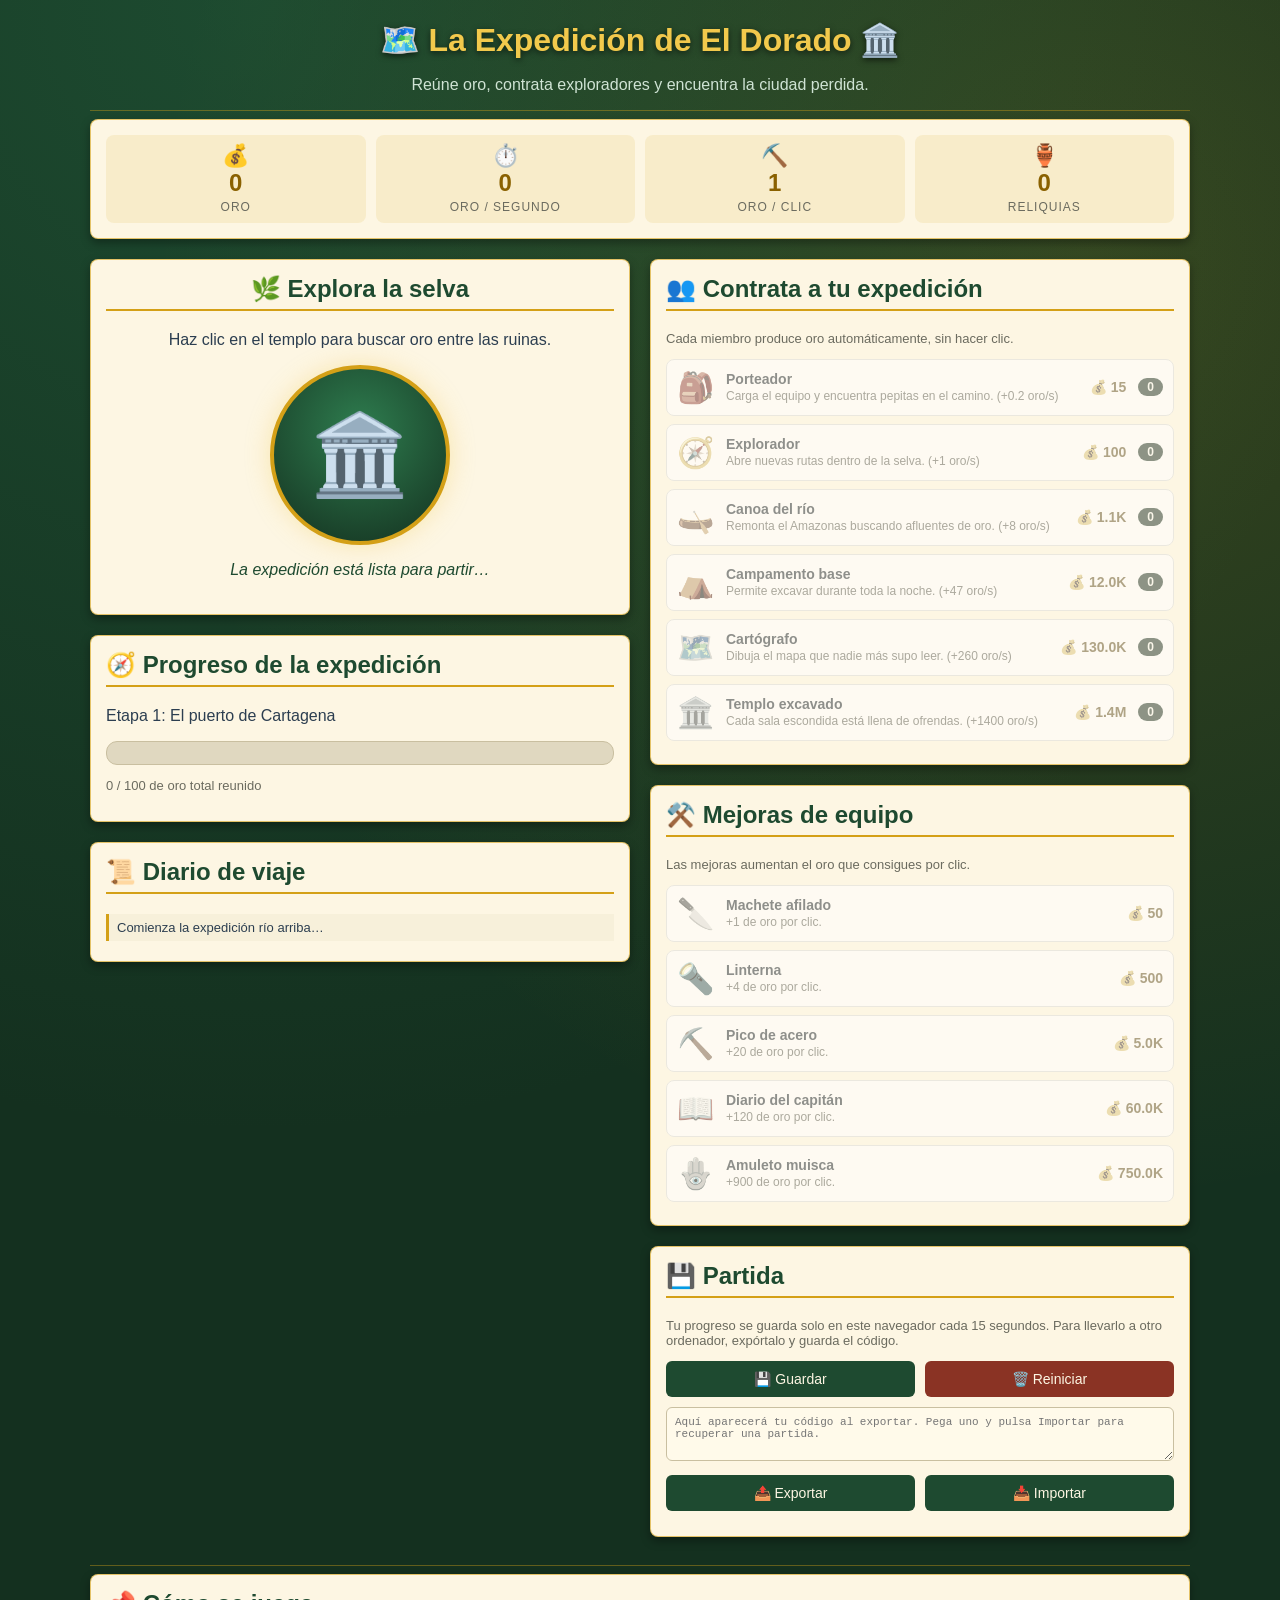
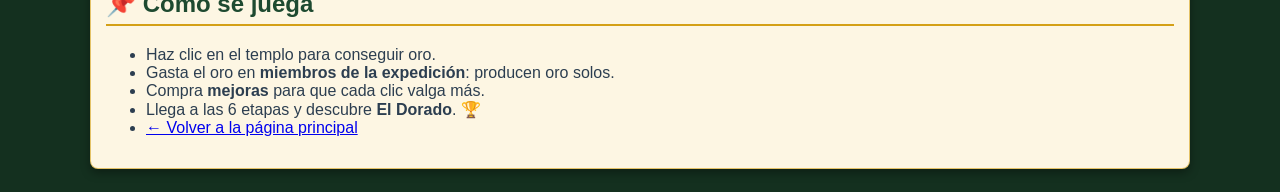
<file: Game/index.html>
<!DOCTYPE html>
<html lang="es">
<head>
    <meta charset="UTF-8">
    <meta name="viewport" content="width=device-width, initial-scale=1.0">
    <title>La Expedición de El Dorado</title>
    <link rel="stylesheet" href="styles.css">
    <link rel="stylesheet" href="game.css">
</head>
<body class="jungla">

    <h1>🗺️ La Expedición de El Dorado 🏛️</h1>
    <p class="subtitulo">Reúne oro, contrata exploradores y encuentra la ciudad perdida.</p>

    <hr>

    <!-- ============================================
         BARRA DE RECURSOS (siempre visible arriba)
         ============================================ -->
    <div class="info-box barra-recursos">
        <div class="recurso">
            <span class="recurso-icono">💰</span>
            <span class="recurso-valor" id="oro">0</span>
            <span class="recurso-nombre">Oro</span>
        </div>
        <div class="recurso">
            <span class="recurso-icono">⏱️</span>
            <span class="recurso-valor" id="oroPorSegundo">0</span>
            <span class="recurso-nombre">Oro / segundo</span>
        </div>
        <div class="recurso">
            <span class="recurso-icono">⛏️</span>
            <span class="recurso-valor" id="oroPorClic">1</span>
            <span class="recurso-nombre">Oro / clic</span>
        </div>
        <div class="recurso">
            <span class="recurso-icono">🏺</span>
            <span class="recurso-valor" id="reliquias">0</span>
            <span class="recurso-nombre">Reliquias</span>
        </div>
    </div>

    <div class="columnas">

        <!-- ============================================
             COLUMNA IZQUIERDA: la selva y el progreso
             ============================================ -->
        <div class="columna">

            <div class="info-box zona-clic">
                <h2>🌿 Explora la selva</h2>
                <p>Haz clic en el templo para buscar oro entre las ruinas.</p>

                <button id="botonExplorar" class="templo" type="button">
                    <span class="templo-icono">🏛️</span>
                </button>

                <p class="mensaje" id="mensaje">La expedición está lista para partir…</p>
            </div>

            <div class="info-box">
                <h2>🧭 Progreso de la expedición</h2>
                <p id="etapaActual">Etapa 1: El puerto de Cartagena</p>

                <div class="barra-progreso">
                    <div class="barra-progreso-relleno" id="barraProgreso"></div>
                </div>

                <p class="pista" id="textoProgreso">0 / 100 de oro total reunido</p>
            </div>

            <div class="info-box">
                <h2>📜 Diario de viaje</h2>
                <ul class="diario" id="diario">
                    <li>Comienza la expedición río arriba…</li>
                </ul>
            </div>

        </div>

        <!-- ============================================
             COLUMNA DERECHA: tienda del tycoon
             ============================================ -->
        <div class="columna">

            <div class="info-box">
                <h2>👥 Contrata a tu expedición</h2>
                <p class="pista">Cada miembro produce oro automáticamente, sin hacer clic.</p>
                <div id="listaGeneradores"></div>
            </div>

            <div class="info-box">
                <h2>⚒️ Mejoras de equipo</h2>
                <p class="pista">Las mejoras aumentan el oro que consigues por clic.</p>
                <div id="listaMejoras"></div>
            </div>

            <div class="info-box">
                <h2>💾 Partida</h2>
                <p class="pista">
                    Tu progreso se guarda solo en este navegador cada 15 segundos.
                    Para llevarlo a otro ordenador, expórtalo y guarda el código.
                </p>

                <div class="acciones">
                    <button id="botonGuardar" class="boton-accion" type="button">💾 Guardar</button>
                    <button id="botonReiniciar" class="boton-accion peligro" type="button">🗑️ Reiniciar</button>
                </div>

                <textarea id="codigoPartida" class="codigo" rows="3" spellcheck="false"
                          placeholder="Aquí aparecerá tu código al exportar. Pega uno y pulsa Importar para recuperar una partida."></textarea>

                <div class="acciones">
                    <button id="botonExportar" class="boton-accion" type="button">📤 Exportar</button>
                    <button id="botonImportar" class="boton-accion" type="button">📥 Importar</button>
                </div>
            </div>

        </div>

    </div>

    <hr>

    <div class="info-box">
        <h2>📌 Cómo se juega</h2>
        <ul>
            <li>Haz clic en el templo para conseguir oro.</li>
            <li>Gasta el oro en <strong>miembros de la expedición</strong>: producen oro solos.</li>
            <li>Compra <strong>mejoras</strong> para que cada clic valga más.</li>
            <li>Llega a las 6 etapas y descubre <strong>El Dorado</strong>. 🏆</li>
            <li><a href="../index.html">← Volver a la página principal</a></li>
        </ul>
    </div>

    <script src="game.js"></script>
</body>
</html>
</file>
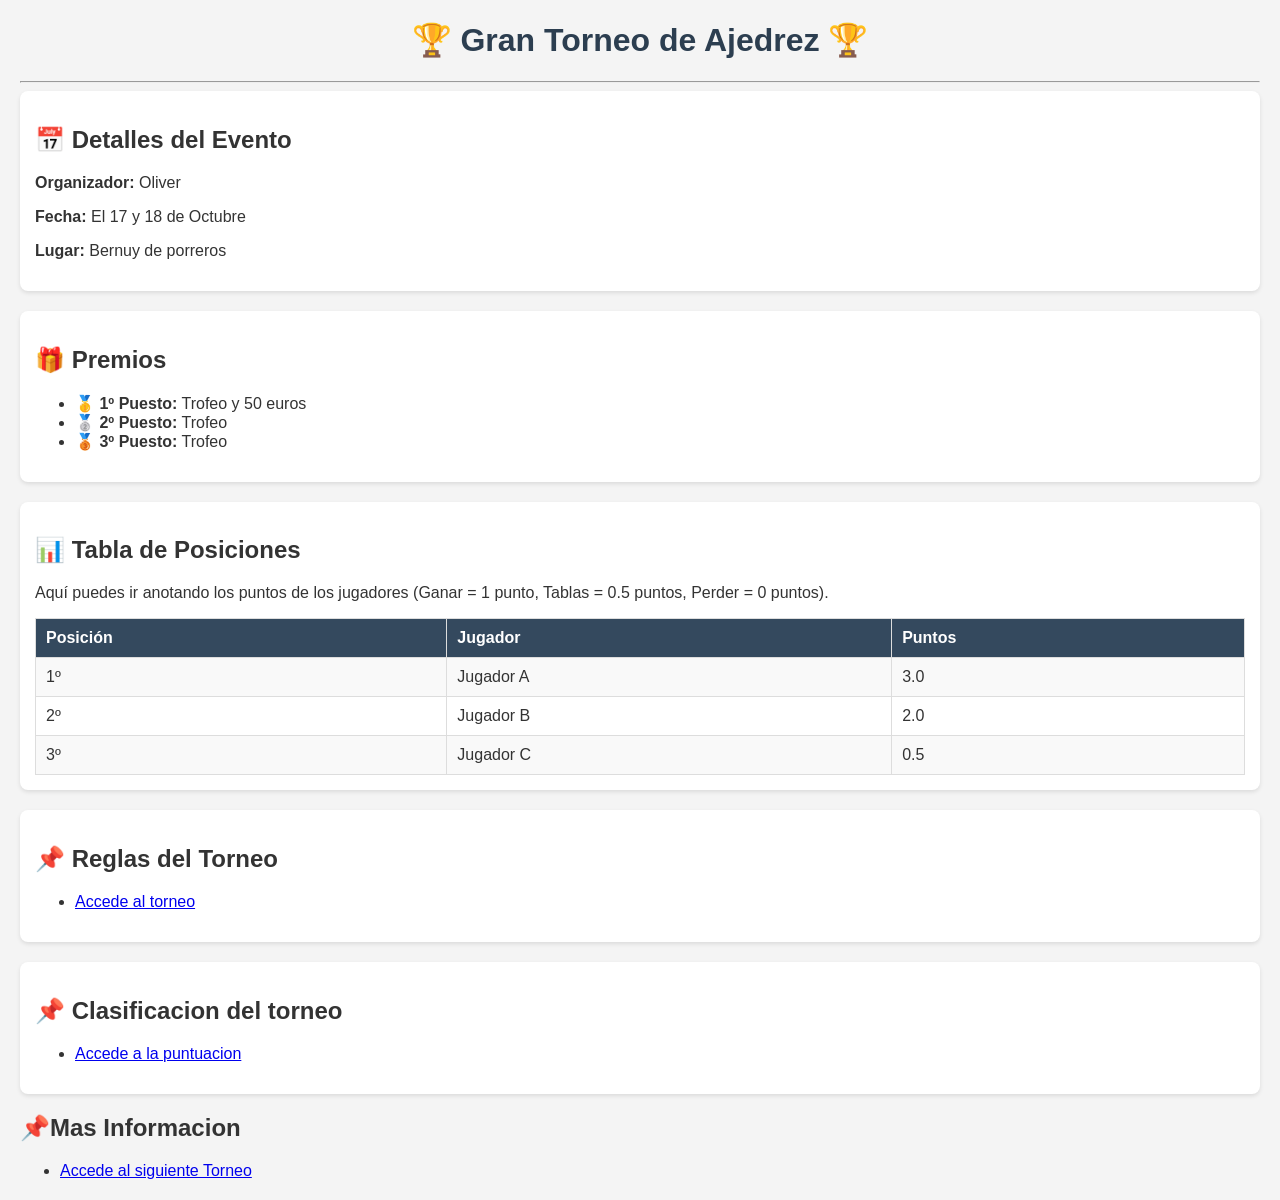
<file: Torneo/index.html>
<!DOCTYPE html>
<html lang="es">
<head>
    <meta charset="UTF-8">
    <title>Gran Torneo de Ajedrez de Oliver</title>
    <link rel="stylesheet" href="../styles.css">
</head>
<body>

    <h1>🏆 Gran Torneo de Ajedrez 🏆</h1>
    
    <hr>

    <div class="info-box">
        <h2>📅 Detalles del Evento</h2>
        <p><strong>Organizador:</strong> Oliver</p>
        <p><strong>Fecha:</strong> El 17 y 18 de Octubre</p>
        <p><strong>Lugar:</strong> Bernuy de porreros </p>
    </div>

    <div class="info-box">
        <h2>🎁 Premios</h2>
        <ul>
            <li>🥇 <strong>1º Puesto:</strong> Trofeo y 50 euros </li>
            <li>🥈 <strong>2º Puesto:</strong> Trofeo </li>
            <li>🥉 <strong>3º Puesto:</strong> Trofeo </li>
        </ul>
    </div>

    <div class="info-box">
        <h2>📊 Tabla de Posiciones</h2>
        <p>Aquí puedes ir anotando los puntos de los jugadores (Ganar = 1 punto, Tablas = 0.5 puntos, Perder = 0 puntos).</p>
        
        <table>
            <tr>
                <th>Posición</th>
                <th>Jugador</th>
                <th>Puntos</th>
            </tr>
            <tr>
                <td>1º</td>
                <td>Jugador A</td>
                <td>3.0</td>
            </tr>
            <tr>
                <td>2º</td>
                <td>Jugador B</td>
                <td>2.0</td>
            </tr>
            <tr>
                <td>3º</td>
                <td>Jugador C</td>
                <td>0.5</td>
            </tr>
        </table>
    </div>

    <div class="info-box">
        <h2>📌 Reglas del Torneo</h2>
        <ul>
            <li><a href="game.html">Accede al torneo</a></li>
        </ul>
    </div>
<div class="info-box">
        <h2>📌 Clasificacion del torneo</h2>
        <ul>
            <li><a href="clasification.html">Accede a la puntuacion</a></li>
        </ul>
   
</div>

</html
div class="info-box">
        <h2>📌Mas Informacion</h2>
        <ul>
            <li><a href="information.html">Accede al siguiente Torneo</a></li>
            </div>
    </body>
</file>
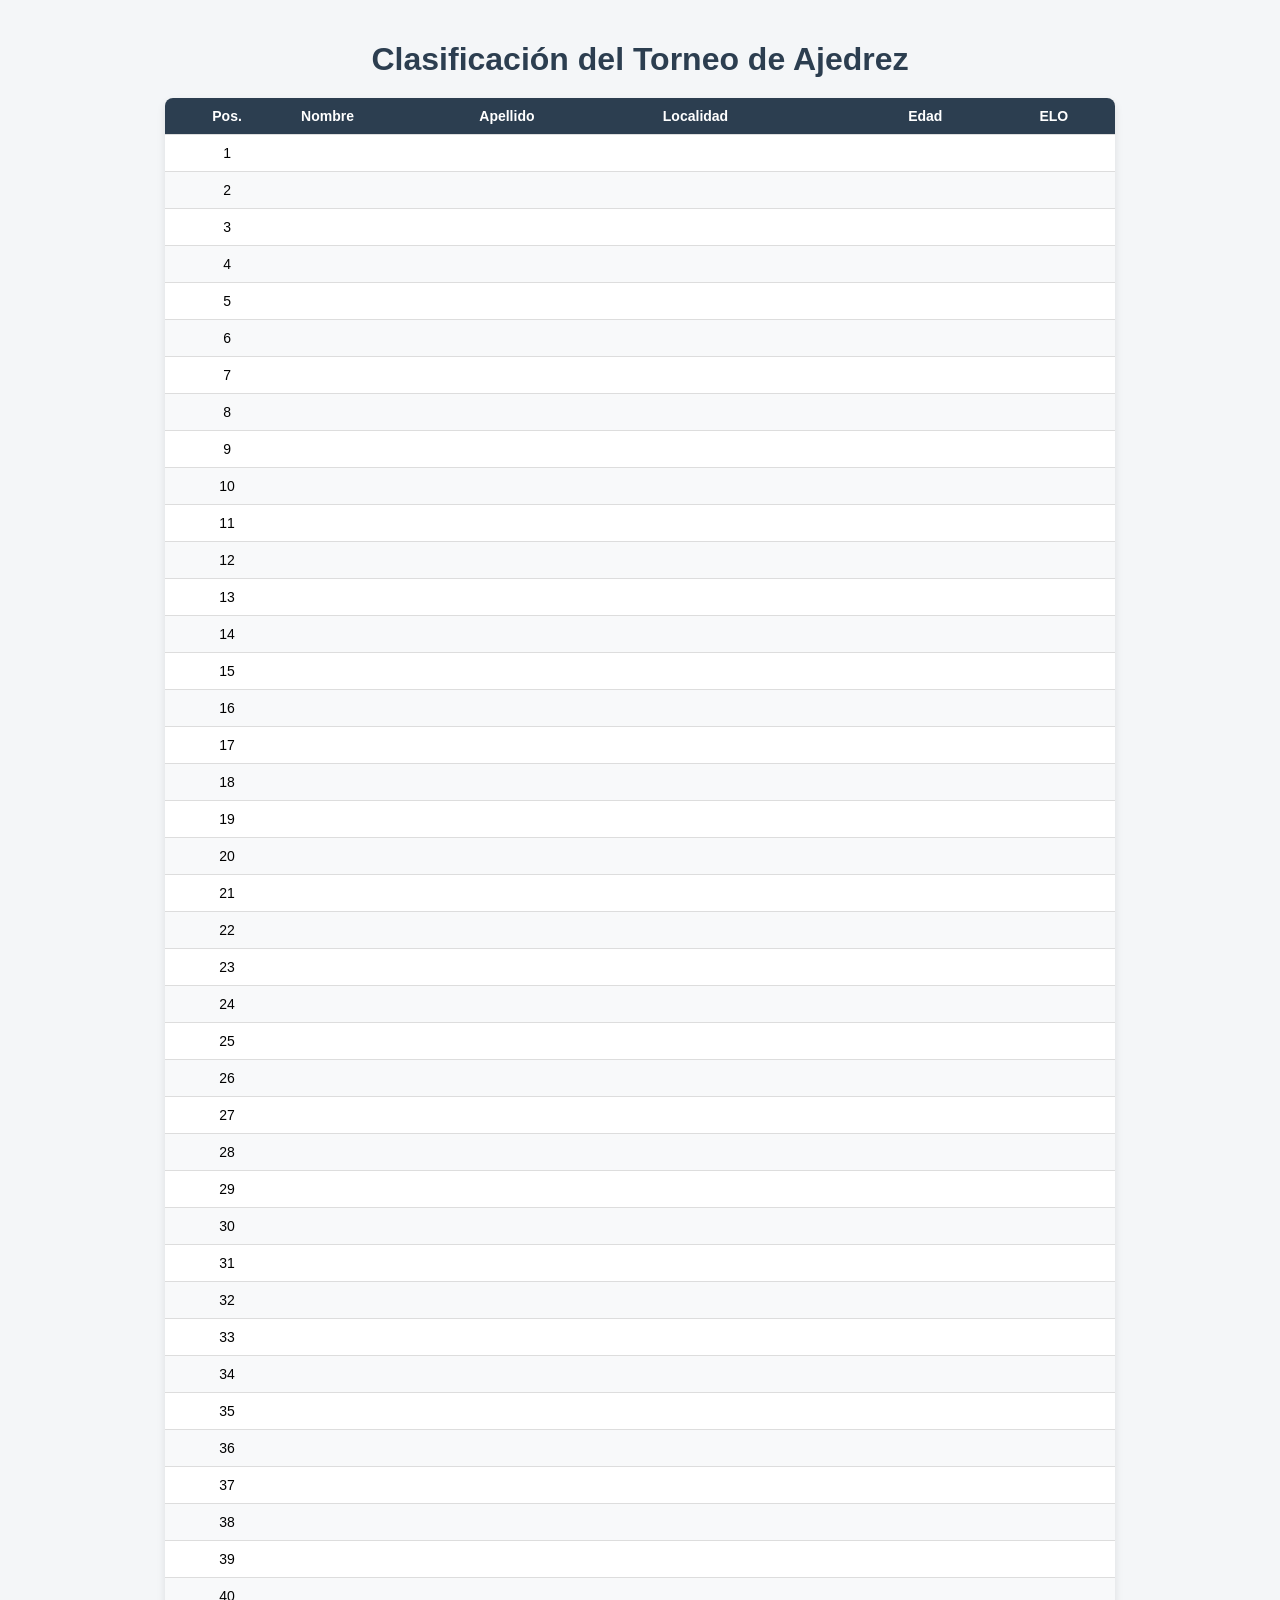
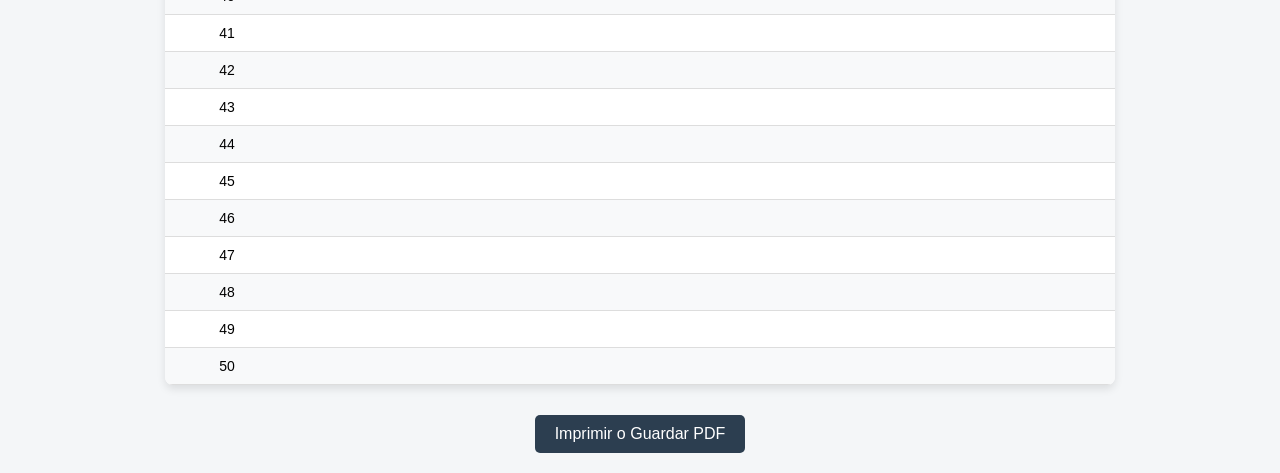
<file: clasification.html>
<!DOCTYPE html>
<html lang="es">
<head>
    <meta charset="UTF-8">
    <meta name="viewport" content="width=device-width, initial-scale=1.0">
    <title>Clasificación de Ajedrez - 50 Jugadores</title>
    <style>
        body {
            font-family: Arial, sans-serif;
            background-color: #f4f6f8;
            margin: 20px;
            display: flex;
            flex-direction: column;
            align-items: center;
        }

        h1 {
            color: #2c3e50;
            margin-bottom: 20px;
        }

        .tabla-contenedor {
            width: 100%;
            max-width: 950px;
            background-color: #ffffff;
            box-shadow: 0 4px 8px rgba(0, 0, 0, 0.1);
            border-radius: 8px;
            overflow: hidden;
            margin-bottom: 20px;
        }

        table {
            width: 100%;
            border-collapse: collapse;
            text-align: left;
        }

        thead {
            background-color: #2c3e50;
            color: #ffffff;
        }

        th, td {
            padding: 10px 12px;
            border-bottom: 1px solid #dddddd;
            font-size: 14px;
        }

        /* Alineación centrada para datos numéricos y posición */
        th:nth-child(1), td:nth-child(1),
        th:nth-child(5), td:nth-child(5),
        th:nth-child(6), td:nth-child(6) {
            text-align: center;
        }

        /* Estilo para filas alternas (cebreado) */
        tbody tr:nth-child(even) {
            background-color: #f8f9fa;
        }

        /* Efecto al pasar el cursor */
        tbody tr:hover {
            background-color: #e9ecef;
        }

        /* Botón de impresión */
        .btn-imprimir {
            padding: 10px 20px;
            background-color: #2c3e50;
            color: white;
            border: none;
            border-radius: 5px;
            cursor: pointer;
            font-size: 16px;
            margin-top: 10px;
        }

        .btn-imprimir:hover {
            background-color: #1a252f;
        }

        /* Ocultar botón al imprimir */
        @media print {
            .btn-imprimir {
                display: none;
            }
            body {
                background-color: white;
            }
            .tabla-contenedor {
                box-shadow: none;
            }
        }
    </style>
</head>
<body>

    <h1>Clasificación del Torneo de Ajedrez</h1>

    <div class="tabla-contenedor">
        <table>
            <thead>
                <tr>
                    <th>Pos.</th>
                    <th>Nombre</th>
                    <th>Apellido</th>
                    <th>Localidad</th>
                    <th>Edad</th>
                    <th>ELO</th>
                </tr>
            </thead>
            <tbody>
                <!-- 50 filas vacías listas para completar -->
                <tr><td>1</td><td></td><td></td><td></td><td></td><td></td></tr>
                <tr><td>2</td><td></td><td></td><td></td><td></td><td></td></tr>
                <tr><td>3</td><td></td><td></td><td></td><td></td><td></td></tr>
                <tr><td>4</td><td></td><td></td><td></td><td></td><td></td></tr>
                <tr><td>5</td><td></td><td></td><td></td><td></td><td></td></tr>
                <tr><td>6</td><td></td><td></td><td></td><td></td><td></td></tr>
                <tr><td>7</td><td></td><td></td><td></td><td></td><td></td></tr>
                <tr><td>8</td><td></td><td></td><td></td><td></td><td></td></tr>
                <tr><td>9</td><td></td><td></td><td></td><td></td><td></td></tr>
                <tr><td>10</td><td></td><td></td><td></td><td></td><td></td></tr>
                <tr><td>11</td><td></td><td></td><td></td><td></td><td></td></tr>
                <tr><td>12</td><td></td><td></td><td></td><td></td><td></td></tr>
                <tr><td>13</td><td></td><td></td><td></td><td></td><td></td></tr>
                <tr><td>14</td><td></td><td></td><td></td><td></td><td></td></tr>
                <tr><td>15</td><td></td><td></td><td></td><td></td><td></td></tr>
                <tr><td>16</td><td></td><td></td><td></td><td></td><td></td></tr>
                <tr><td>17</td><td></td><td></td><td></td><td></td><td></td></tr>
                <tr><td>18</td><td></td><td></td><td></td><td></td><td></td></tr>
                <tr><td>19</td><td></td><td></td><td></td><td></td><td></td></tr>
                <tr><td>20</td><td></td><td></td><td></td><td></td><td></td></tr>
                <tr><td>21</td><td></td><td></td><td></td><td></td><td></td></tr>
                <tr><td>22</td><td></td><td></td><td></td><td></td><td></td></tr>
                <tr><td>23</td><td></td><td></td><td></td><td></td><td></td></tr>
                <tr><td>24</td><td></td><td></td><td></td><td></td><td></td></tr>
                <tr><td>25</td><td></td><td></td><td></td><td></td><td></td></tr>
                <tr><td>26</td><td></td><td></td><td></td><td></td><td></td></tr>
                <tr><td>27</td><td></td><td></td><td></td><td></td><td></td></tr>
                <tr><td>28</td><td></td><td></td><td></td><td></td><td></td></tr>
                <tr><td>29</td><td></td><td></td><td></td><td></td><td></td></tr>
                <tr><td>30</td><td></td><td></td><td></td><td></td><td></td></tr>
                <tr><td>31</td><td></td><td></td><td></td><td></td><td></td></tr>
                <tr><td>32</td><td></td><td></td><td></td><td></td><td></td></tr>
                <tr><td>33</td><td></td><td></td><td></td><td></td><td></td></tr>
                <tr><td>34</td><td></td><td></td><td></td><td></td><td></td></tr>
                <tr><td>35</td><td></td><td></td><td></td><td></td><td></td></tr>
                <tr><td>36</td><td></td><td></td><td></td><td></td><td></td></tr>
                <tr><td>37</td><td></td><td></td><td></td><td></td><td></td></tr>
                <tr><td>38</td><td></td><td></td><td></td><td></td><td></td></tr>
                <tr><td>39</td><td></td><td></td><td></td><td></td><td></td></tr>
                <tr><td>40</td><td></td><td></td><td></td><td></td><td></td></tr>
                <tr><td>41</td><td></td><td></td><td></td><td></td><td></td></tr>
                <tr><td>42</td><td></td><td></td><td></td><td></td><td></td></tr>
                <tr><td>43</td><td></td><td></td><td></td><td></td><td></td></tr>
                <tr><td>44</td><td></td><td></td><td></td><td></td><td></td></tr>
                <tr><td>45</td><td></td><td></td><td></td><td></td><td></td></tr>
                <tr><td>46</td><td></td><td></td><td></td><td></td><td></td></tr>
                <tr><td>47</td><td></td><td></td><td></td><td></td><td></td></tr>
                <tr><td>48</td><td></td><td></td><td></td><td></td><td></td></tr>
                <tr><td>49</td><td></td><td></td><td></td><td></td><td></td></tr>
                <tr><td>50</td><td></td><td></td><td></td><td></td><td></td></tr>
            </tbody>
        </table>
    </div>

    <button class="btn-imprimir" onclick="window.print()">Imprimir o Guardar PDF</button>

</body>
</html>
</file>
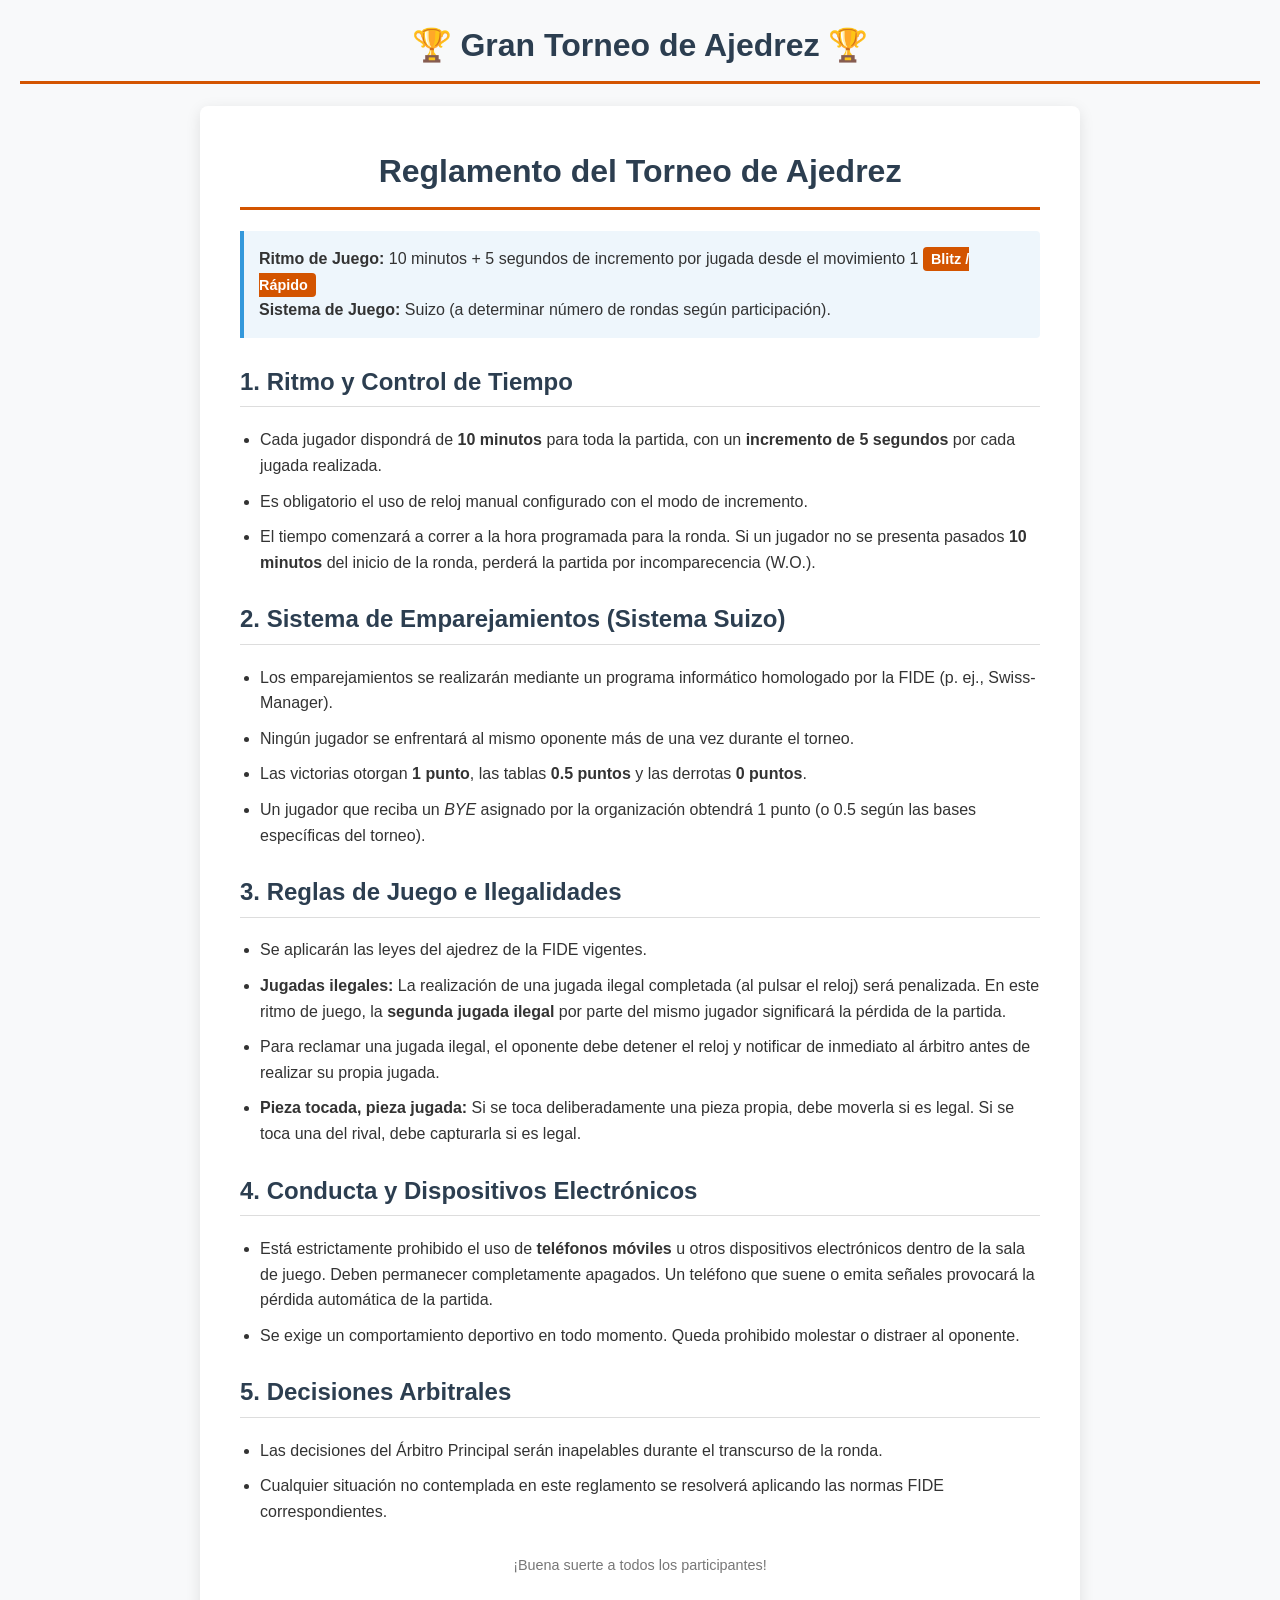
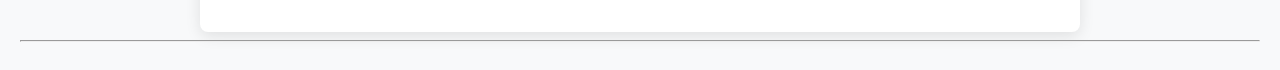
<file: game.html>
<!DOCTYPE html>
<html lang="es">
<head>
    <meta charset="UTF-8">
    <title>reglas del torneo</title>
    <link rel="stylesheet" href="styles.css">
</head>
<body>

    <h1>🏆 Gran Torneo de Ajedrez 🏆</h1>
    <html lang="es">
<head>
    <meta charset="UTF-8">
    <meta name="viewport" content="width=device-width, initial-scale=1.0">
    <title>Reglamento del Torneo de Ajedrez</title>
    <style>
        :root {
            --primary-color: #2c3e50;
            --accent-color: #d35400;
            --bg-color: #f8f9fa;
            --card-bg: #ffffff;
            --text-color: #333333;
        }

        body {
            font-family: 'Segoe UI', Tahoma, Geneva, Verdana, sans-serif;
            line-height: 1.6;
            background-color: var(--bg-color);
            color: var(--text-color);
            margin: 0;
            padding: 20px;
        }

        .container {
            max-width: 800px;
            margin: 0 auto;
            background: var(--card-bg);
            padding: 40px;
            border-radius: 8px;
            box-shadow: 0 4px 15px rgba(0,0,0,0.1);
        }

        h1 {
            color: var(--primary-color);
            text-align: center;
            border-bottom: 3px solid var(--accent-color);
            padding-bottom: 10px;
            margin-top: 0;
        }

        h2 {
            color: var(--primary-color);
            margin-top: 25px;
            border-bottom: 1px solid #ddd;
            padding-bottom: 5px;
        }

        .badge {
            background-color: var(--accent-color);
            color: white;
            padding: 4px 8px;
            border-radius: 4px;
            font-size: 0.9em;
            font-weight: bold;
        }

        ul {
            padding-left: 20px;
        }

        li {
            margin-bottom: 10px;
        }

        .highlight-box {
            background-color: #eef6fc;
            border-left: 4px solid #3498db;
            padding: 15px;
            margin: 20px 0;
            border-radius: 0 4px 4px 0;
        }

        footer {
            text-align: center;
            margin-top: 30px;
            font-size: 0.9em;
            color: #777;
        }
    </style>
</head>
<body>

<div class="container">
    <h1>Reglamento del Torneo de Ajedrez</h1>

    <div class="highlight-box">
        <strong>Ritmo de Juego:</strong> 10 minutos + 5 segundos de incremento por jugada desde el movimiento 1 <span class="badge">Blitz / Rápido</span><br>
        <strong>Sistema de Juego:</strong> Suizo (a determinar número de rondas según participación).
    </div>

    <h2>1. Ritmo y Control de Tiempo</h2>
    <ul>
        <li>Cada jugador dispondrá de <strong>10 minutos</strong> para toda la partida, con un <strong>incremento de 5 segundos</strong> por cada jugada realizada.</li>
        <li>Es obligatorio el uso de reloj manual configurado con el modo de incremento.</li>
        <li>El tiempo comenzará a correr a la hora programada para la ronda. Si un jugador no se presenta pasados <strong>10 minutos</strong> del inicio de la ronda, perderá la partida por incomparecencia (W.O.).</li>
    </ul>

    <h2>2. Sistema de Emparejamientos (Sistema Suizo)</h2>
    <ul>
        <li>Los emparejamientos se realizarán mediante un programa informático homologado por la FIDE (p. ej., Swiss-Manager).</li>
        <li>Ningún jugador se enfrentará al mismo oponente más de una vez durante el torneo.</li>
        <li>Las victorias otorgan <strong>1 punto</strong>, las tablas <strong>0.5 puntos</strong> y las derrotas <strong>0 puntos</strong>.</li>
        <li>Un jugador que reciba un <i>BYE</i> asignado por la organización obtendrá 1 punto (o 0.5 según las bases específicas del torneo).</li>
    </ul>

    <h2>3. Reglas de Juego e Ilegalidades</h2>
    <ul>
        <li>Se aplicarán las leyes del ajedrez de la FIDE vigentes.</li>
        <li><strong>Jugadas ilegales:</strong> La realización de una jugada ilegal completada (al pulsar el reloj) será penalizada. En este ritmo de juego, la <strong>segunda jugada ilegal</strong> por parte del mismo jugador significará la pérdida de la partida.</li>
        <li>Para reclamar una jugada ilegal, el oponente debe detener el reloj y notificar de inmediato al árbitro antes de realizar su propia jugada.</li>
        <li><strong>Pieza tocada, pieza jugada:</strong> Si se toca deliberadamente una pieza propia, debe moverla si es legal. Si se toca una del rival, debe capturarla si es legal.</li>
    </ul>

    <h2>4. Conducta y Dispositivos Electrónicos</h2>
    <ul>
        <li>Está estrictamente prohibido el uso de <strong>teléfonos móviles</strong> u otros dispositivos electrónicos dentro de la sala de juego. Deben permanecer completamente apagados. Un teléfono que suene o emita señales provocará la pérdida automática de la partida.</li>
        <li>Se exige un comportamiento deportivo en todo momento. Queda prohibido molestar o distraer al oponente.</li>
    </ul>

    <h2>5. Decisiones Arbitrales</h2>
    <ul>
        <li>Las decisiones del Árbitro Principal serán inapelables durante el transcurso de la ronda.</li>
        <li>Cualquier situación no contemplada en este reglamento se resolverá aplicando las normas FIDE correspondientes.</li>
    </ul>

    <footer>
        <p>¡Buena suerte a todos los participantes!</p>
    </footer>
</div>

</body>
</html>
    <hr>
</body>
</html>
</file>
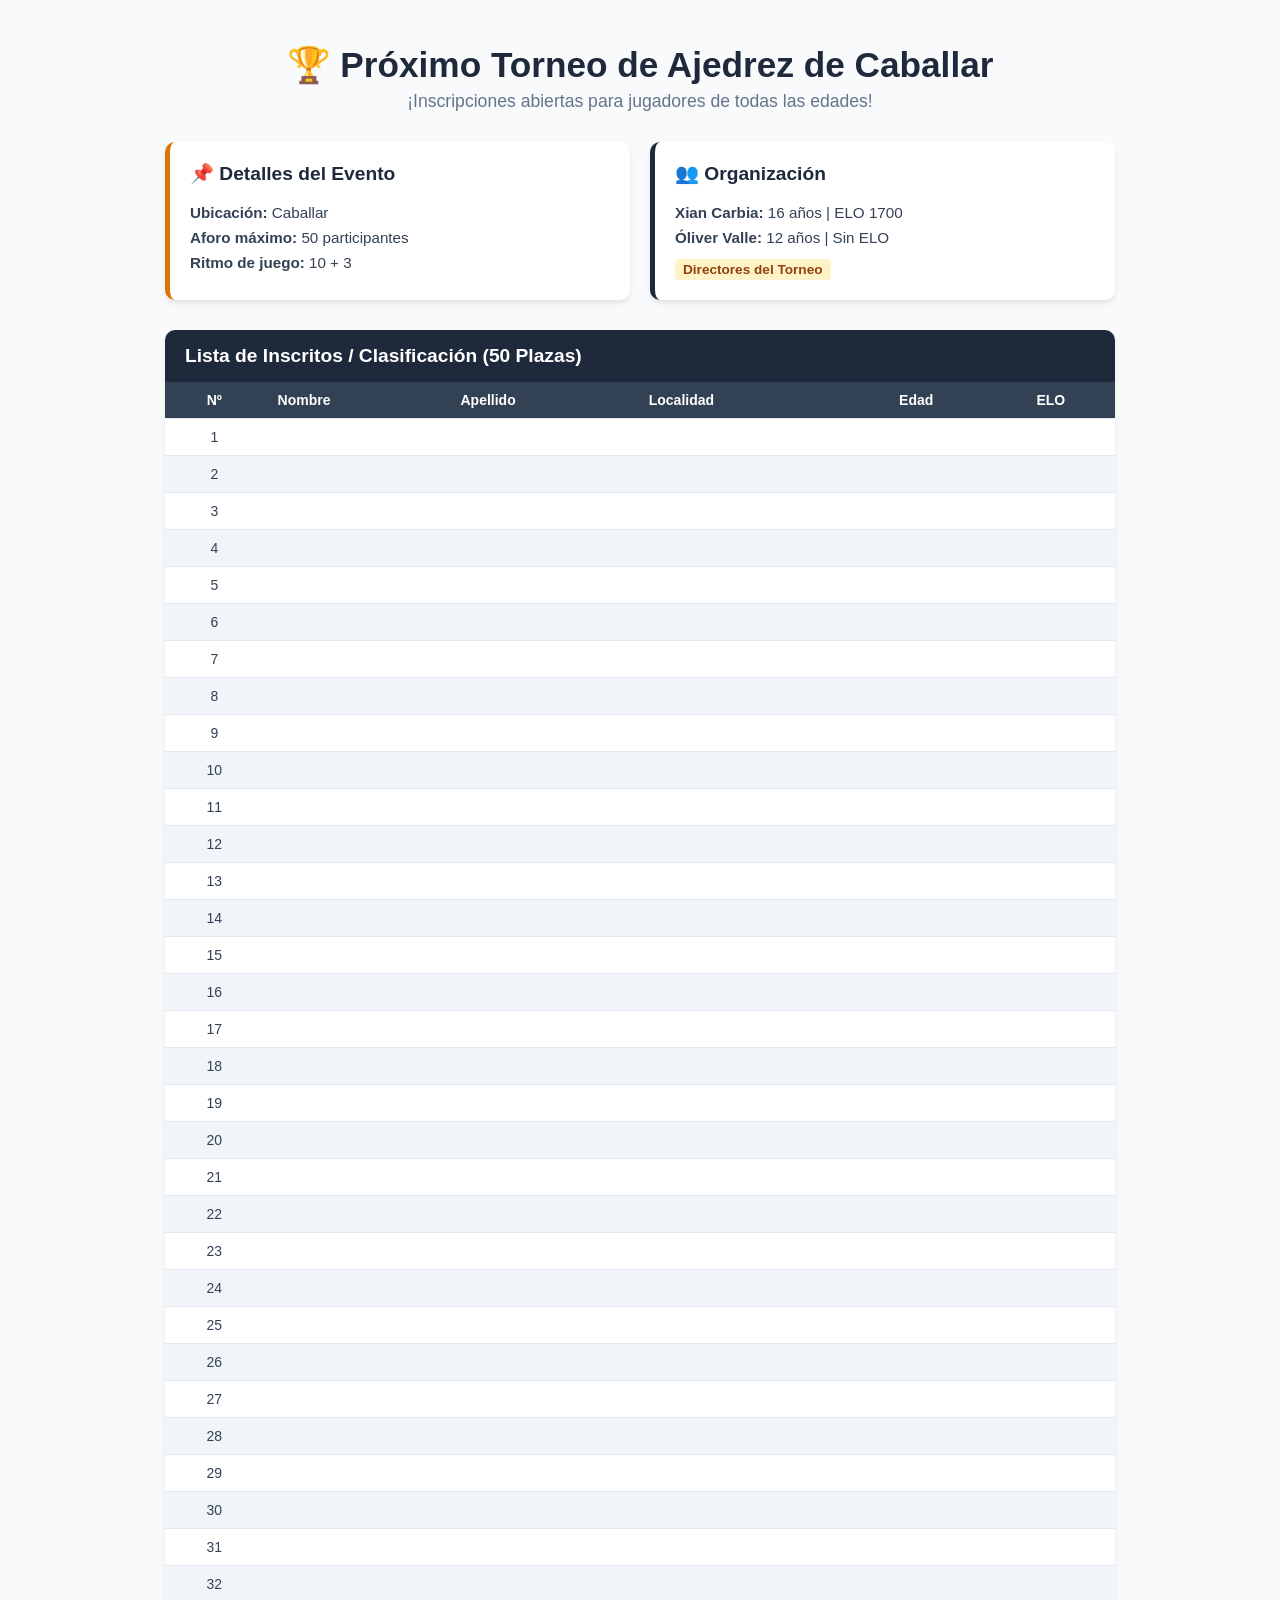
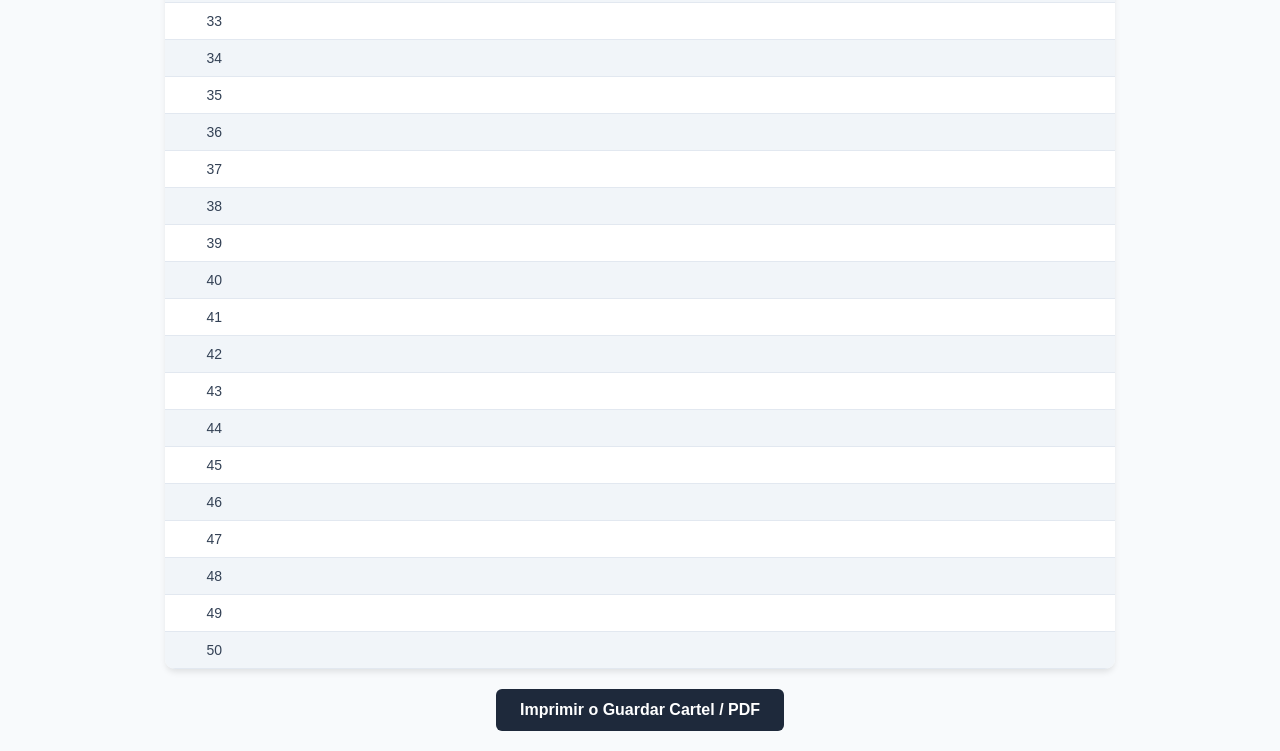
<file: information.html>
<!DOCTYPE html>
<html lang="es">
<head>
    <meta charset="UTF-8">
    <meta name="viewport" content="width=device-width, initial-scale=1.0">
    <title>Torneo de Ajedrez de Caballar</title>
    <style>
        :root {
            --primary: #1e293b;
            --accent: #d97706;
            --bg: #f8fafc;
            --text: #334155;
        }

        body {
            font-family: 'Segoe UI', Tahoma, Geneva, Verdana, sans-serif;
            background-color: var(--bg);
            color: var(--text);
            margin: 0;
            padding: 20px;
            display: flex;
            flex-direction: column;
            align-items: center;
        }

        .header {
            text-align: center;
            margin-bottom: 30px;
        }

        .header h1 {
            color: var(--primary);
            font-size: 2.2rem;
            margin-bottom: 5px;
        }

        .header p {
            font-size: 1.1rem;
            color: #64748b;
            margin: 0;
        }

        /* Tarjetas de Información */
        .info-grid {
            display: grid;
            grid-template-columns: repeat(auto-fit, minmax(280px, 1fr));
            gap: 20px;
            width: 100%;
            max-width: 950px;
            margin-bottom: 30px;
        }

        .card {
            background: #ffffff;
            padding: 20px;
            border-radius: 10px;
            box-shadow: 0 4px 6px -1px rgba(0, 0, 0, 0.1);
            border-left: 5px solid var(--accent);
        }

        .card h3 {
            margin-top: 0;
            color: var(--primary);
            font-size: 1.2rem;
        }

        .card p {
            margin: 8px 0;
            font-size: 0.95rem;
        }

        .badge {
            display: inline-block;
            background-color: #fef3c7;
            color: #92400e;
            font-size: 0.85rem;
            font-weight: bold;
            padding: 3px 8px;
            border-radius: 4px;
            margin-top: 5px;
        }

        /* Tabla de Inscripción/Clasificación */
        .tabla-contenedor {
            width: 100%;
            max-width: 950px;
            background-color: #ffffff;
            box-shadow: 0 4px 6px -1px rgba(0, 0, 0, 0.1);
            border-radius: 10px;
            overflow: hidden;
            margin-bottom: 20px;
        }

        .tabla-titulo {
            background-color: var(--primary);
            color: white;
            padding: 15px 20px;
            margin: 0;
            font-size: 1.2rem;
        }

        table {
            width: 100%;
            border-collapse: collapse;
            text-align: left;
        }

        thead {
            background-color: #334155;
            color: #ffffff;
        }

        th, td {
            padding: 10px 14px;
            border-bottom: 1px solid #e2e8f0;
            font-size: 14px;
        }

        /* Alineaciones */
        th:nth-child(1), td:nth-child(1),
        th:nth-child(5), td:nth-child(5),
        th:nth-child(6), td:nth-child(6) {
            text-align: center;
        }

        tbody tr:nth-child(even) {
            background-color: #f1f5f9;
        }

        tbody tr:hover {
            background-color: #e2e8f0;
        }

        /* Botón */
        .btn-imprimir {
            padding: 12px 24px;
            background-color: var(--primary);
            color: white;
            border: none;
            border-radius: 6px;
            cursor: pointer;
            font-size: 1rem;
            font-weight: bold;
            transition: background 0.2s;
        }

        .btn-imprimir:hover {
            background-color: var(--accent);
        }

        @media print {
            .btn-imprimir { display: none; }
            body { background: white; padding: 0; }
            .tabla-contenedor, .card { box-shadow: none; border: 1px solid #ccc; }
        }
    </style>
</head>
<body>

    <div class="header">
        <h1>🏆 Próximo Torneo de Ajedrez de Caballar</h1>
        <p>¡Inscripciones abiertas para jugadores de todas las edades!</p>
    </div>

    <!-- Sección de Información General y Organización -->
    <div class="info-grid">
        <div class="card">
            <h3>📌 Detalles del Evento</h3>
            <p><strong>Ubicación:</strong> Caballar</p>
            <p><strong>Aforo máximo:</strong> 50 participantes</p>
            <p><strong>Ritmo de juego:</strong> 10 + 3</p>
        </div>

        <div class="card" style="border-left-color: var(--primary);">
            <h3>👥 Organización</h3>
            <p><strong>Xian Carbia:</strong> 16 años | ELO 1700</p>
            <p><strong>Óliver Valle:</strong> 12 años | Sin ELO </p>
            <span class="badge">Directores del Torneo</span>
        </div>
    </div>

    <!-- Tabla con los 50 puestos vacíos -->
    <div class="tabla-contenedor">
        <h2 class="tabla-titulo">Lista de Inscritos / Clasificación (50 Plazas)</h2>
        <table>
            <thead>
                <tr>
                    <th>Nº</th>
                    <th>Nombre</th>
                    <th>Apellido</th>
                    <th>Localidad</th>
                    <th>Edad</th>
                    <th>ELO</th>
                </tr>
            </thead>
            <tbody>
                <!-- Generación de las 50 filas vacías -->
                <tr><td>1</td><td></td><td></td><td></td><td></td><td></td></tr>
                <tr><td>2</td><td></td><td></td><td></td><td></td><td></td></tr>
                <tr><td>3</td><td></td><td></td><td></td><td></td><td></td></tr>
                <tr><td>4</td><td></td><td></td><td></td><td></td><td></td></tr>
                <tr><td>5</td><td></td><td></td><td></td><td></td><td></td></tr>
                <tr><td>6</td><td></td><td></td><td></td><td></td><td></td></tr>
                <tr><td>7</td><td></td><td></td><td></td><td></td><td></td></tr>
                <tr><td>8</td><td></td><td></td><td></td><td></td><td></td></tr>
                <tr><td>9</td><td></td><td></td><td></td><td></td><td></td></tr>
                <tr><td>10</td><td></td><td></td><td></td><td></td><td></td></tr>
                <tr><td>11</td><td></td><td></td><td></td><td></td><td></td></tr>
                <tr><td>12</td><td></td><td></td><td></td><td></td><td></td></tr>
                <tr><td>13</td><td></td><td></td><td></td><td></td><td></td></tr>
                <tr><td>14</td><td></td><td></td><td></td><td></td><td></td></tr>
                <tr><td>15</td><td></td><td></td><td></td><td></td><td></td></tr>
                <tr><td>16</td><td></td><td></td><td></td><td></td><td></td></tr>
                <tr><td>17</td><td></td><td></td><td></td><td></td><td></td></tr>
                <tr><td>18</td><td></td><td></td><td></td><td></td><td></td></tr>
                <tr><td>19</td><td></td><td></td><td></td><td></td><td></td></tr>
                <tr><td>20</td><td></td><td></td><td></td><td></td><td></td></tr>
                <tr><td>21</td><td></td><td></td><td></td><td></td><td></td></tr>
                <tr><td>22</td><td></td><td></td><td></td><td></td><td></td></tr>
                <tr><td>23</td><td></td><td></td><td></td><td></td><td></td></tr>
                <tr><td>24</td><td></td><td></td><td></td><td></td><td></td></tr>
                <tr><td>25</td><td></td><td></td><td></td><td></td><td></td></tr>
                <tr><td>26</td><td></td><td></td><td></td><td></td><td></td></tr>
                <tr><td>27</td><td></td><td></td><td></td><td></td><td></td></tr>
                <tr><td>28</td><td></td><td></td><td></td><td></td><td></td></tr>
                <tr><td>29</td><td></td><td></td><td></td><td></td><td></td></tr>
                <tr><td>30</td><td></td><td></td><td></td><td></td><td></td></tr>
                <tr><td>31</td><td></td><td></td><td></td><td></td><td></td></tr>
                <tr><td>32</td><td></td><td></td><td></td><td></td><td></td></tr>
                <tr><td>33</td><td></td><td></td><td></td><td></td><td></td></tr>
                <tr><td>34</td><td></td><td></td><td></td><td></td><td></td></tr>
                <tr><td>35</td><td></td><td></td><td></td><td></td><td></td></tr>
                <tr><td>36</td><td></td><td></td><td></td><td></td><td></td></tr>
                <tr><td>37</td><td></td><td></td><td></td><td></td><td></td></tr>
                <tr><td>38</td><td></td><td></td><td></td><td></td><td></td></tr>
                <tr><td>39</td><td></td><td></td><td></td><td></td><td></td></tr>
                <tr><td>40</td><td></td><td></td><td></td><td></td><td></td></tr>
                <tr><td>41</td><td></td><td></td><td></td><td></td><td></td></tr>
                <tr><td>42</td><td></td><td></td><td></td><td></td><td></td></tr>
                <tr><td>43</td><td></td><td></td><td></td><td></td><td></td></tr>
                <tr><td>44</td><td></td><td></td><td></td><td></td><td></td></tr>
                <tr><td>45</td><td></td><td></td><td></td><td></td><td></td></tr>
                <tr><td>46</td><td></td><td></td><td></td><td></td><td></td></tr>
                <tr><td>47</td><td></td><td></td><td></td><td></td><td></td></tr>
                <tr><td>48</td><td></td><td></td><td></td><td></td><td></td></tr>
                <tr><td>49</td><td></td><td></td><td></td><td></td><td></td></tr>
                <tr><td>50</td><td></td><td></td><td></td><td></td><td></td></tr>
            </tbody>
        </table>
    </div>

    <button class="btn-imprimir" onclick="window.print()">Imprimir o Guardar Cartel / PDF</button>

</body>
</html>
</file>
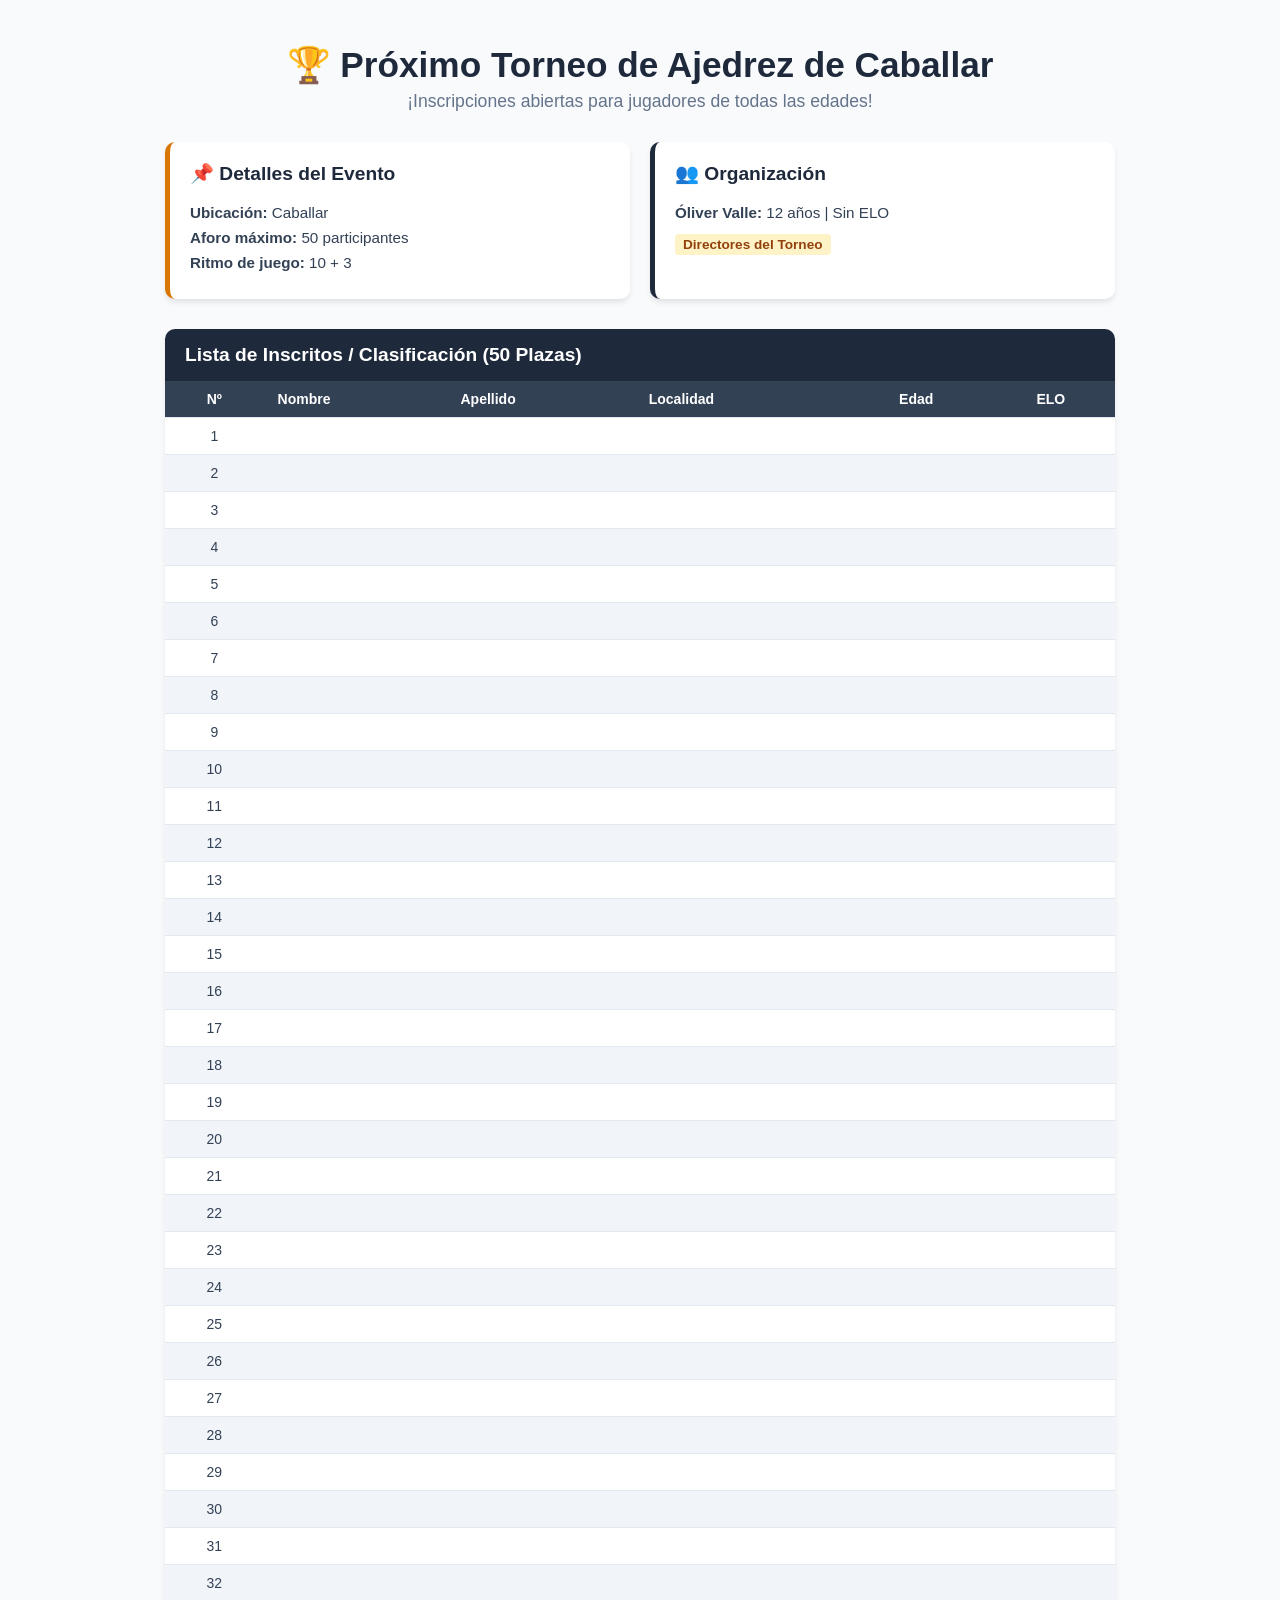
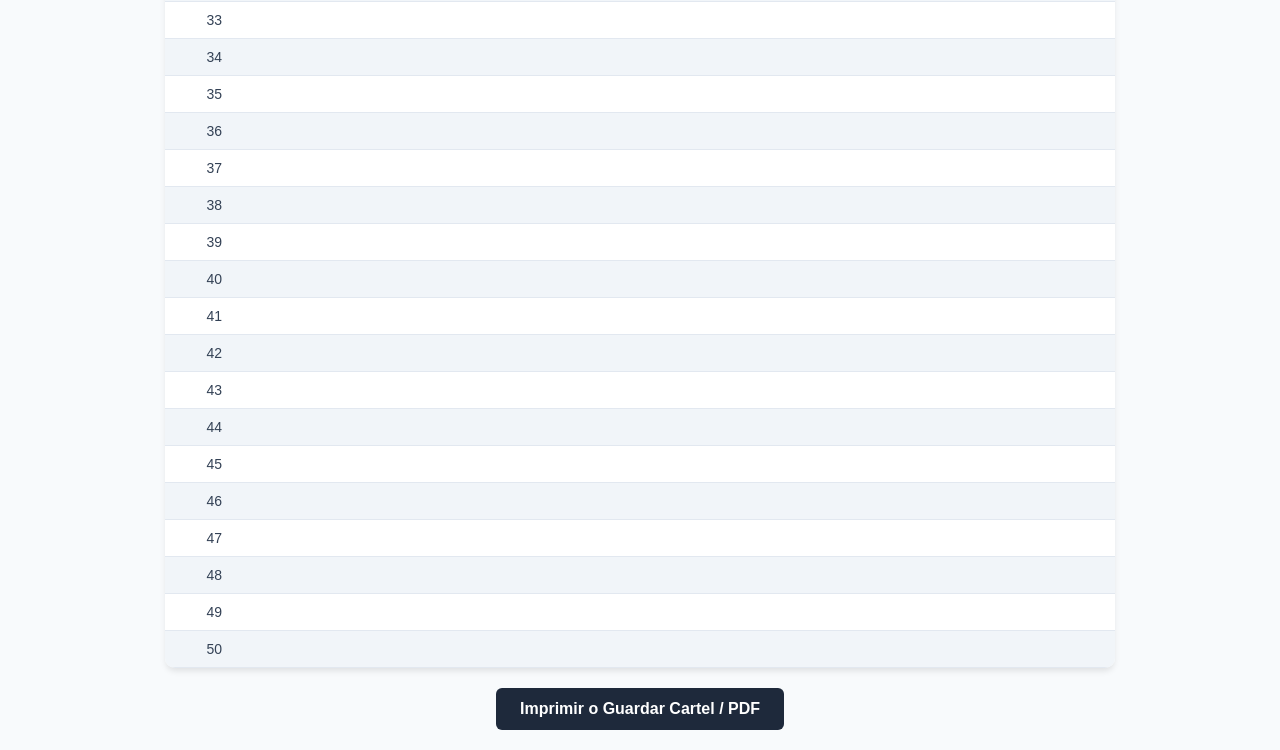
<file:  Torneo/information.html>
<!DOCTYPE html>
<html lang="es">
<head>
    <meta charset="UTF-8">
    <meta name="viewport" content="width=device-width, initial-scale=1.0">
    <title>Torneo de Ajedrez de Caballar</title>
    <style>
        :root {
            --primary: #1e293b;
            --accent: #d97706;
            --bg: #f8fafc;
            --text: #334155;
        }

        body {
            font-family: 'Segoe UI', Tahoma, Geneva, Verdana, sans-serif;
            background-color: var(--bg);
            color: var(--text);
            margin: 0;
            padding: 20px;
            display: flex;
            flex-direction: column;
            align-items: center;
        }

        .header {
            text-align: center;
            margin-bottom: 30px;
        }

        .header h1 {
            color: var(--primary);
            font-size: 2.2rem;
            margin-bottom: 5px;
        }

        .header p {
            font-size: 1.1rem;
            color: #64748b;
            margin: 0;
        }

        /* Tarjetas de Información */
        .info-grid {
            display: grid;
            grid-template-columns: repeat(auto-fit, minmax(280px, 1fr));
            gap: 20px;
            width: 100%;
            max-width: 950px;
            margin-bottom: 30px;
        }

        .card {
            background: #ffffff;
            padding: 20px;
            border-radius: 10px;
            box-shadow: 0 4px 6px -1px rgba(0, 0, 0, 0.1);
            border-left: 5px solid var(--accent);
        }

        .card h3 {
            margin-top: 0;
            color: var(--primary);
            font-size: 1.2rem;
        }

        .card p {
            margin: 8px 0;
            font-size: 0.95rem;
        }

        .badge {
            display: inline-block;
            background-color: #fef3c7;
            color: #92400e;
            font-size: 0.85rem;
            font-weight: bold;
            padding: 3px 8px;
            border-radius: 4px;
            margin-top: 5px;
        }

        /* Tabla de Inscripción/Clasificación */
        .tabla-contenedor {
            width: 100%;
            max-width: 950px;
            background-color: #ffffff;
            box-shadow: 0 4px 6px -1px rgba(0, 0, 0, 0.1);
            border-radius: 10px;
            overflow: hidden;
            margin-bottom: 20px;
        }

        .tabla-titulo {
            background-color: var(--primary);
            color: white;
            padding: 15px 20px;
            margin: 0;
            font-size: 1.2rem;
        }

        table {
            width: 100%;
            border-collapse: collapse;
            text-align: left;
        }

        thead {
            background-color: #334155;
            color: #ffffff;
        }

        th, td {
            padding: 10px 14px;
            border-bottom: 1px solid #e2e8f0;
            font-size: 14px;
        }

        /* Alineaciones */
        th:nth-child(1), td:nth-child(1),
        th:nth-child(5), td:nth-child(5),
        th:nth-child(6), td:nth-child(6) {
            text-align: center;
        }

        tbody tr:nth-child(even) {
            background-color: #f1f5f9;
        }

        tbody tr:hover {
            background-color: #e2e8f0;
        }

        /* Botón */
        .btn-imprimir {
            padding: 12px 24px;
            background-color: var(--primary);
            color: white;
            border: none;
            border-radius: 6px;
            cursor: pointer;
            font-size: 1rem;
            font-weight: bold;
            transition: background 0.2s;
        }

        .btn-imprimir:hover {
            background-color: var(--accent);
        }

        @media print {
            .btn-imprimir { display: none; }
            body { background: white; padding: 0; }
            .tabla-contenedor, .card { box-shadow: none; border: 1px solid #ccc; }
        }
    </style>
</head>
<body>

    <div class="header">
        <h1>🏆 Próximo Torneo de Ajedrez de Caballar</h1>
        <p>¡Inscripciones abiertas para jugadores de todas las edades!</p>
    </div>

    <!-- Sección de Información General y Organización -->
    <div class="info-grid">
        <div class="card">
            <h3>📌 Detalles del Evento</h3>
            <p><strong>Ubicación:</strong> Caballar</p>
            <p><strong>Aforo máximo:</strong> 50 participantes</p>
            <p><strong>Ritmo de juego:</strong> 10 + 3</p>
        </div>

        <div class="card" style="border-left-color: var(--primary);">
            <h3>👥 Organización</h3>

            <p><strong>Óliver Valle:</strong> 12 años | Sin ELO </p>
            <span class="badge">Directores del Torneo</span>
        </div>
    </div>

    <!-- Tabla con los 50 puestos vacíos -->
    <div class="tabla-contenedor">
        <h2 class="tabla-titulo">Lista de Inscritos / Clasificación (50 Plazas)</h2>
        <table>
            <thead>
                <tr>
                    <th>Nº</th>
                    <th>Nombre</th>
                    <th>Apellido</th>
                    <th>Localidad</th>
                    <th>Edad</th>
                    <th>ELO</th>
                </tr>
            </thead>
            <tbody>
                <!-- Generación de las 50 filas vacías -->
                <tr><td>1</td><td></td><td></td><td></td><td></td><td></td></tr>
                <tr><td>2</td><td></td><td></td><td></td><td></td><td></td></tr>
                <tr><td>3</td><td></td><td></td><td></td><td></td><td></td></tr>
                <tr><td>4</td><td></td><td></td><td></td><td></td><td></td></tr>
                <tr><td>5</td><td></td><td></td><td></td><td></td><td></td></tr>
                <tr><td>6</td><td></td><td></td><td></td><td></td><td></td></tr>
                <tr><td>7</td><td></td><td></td><td></td><td></td><td></td></tr>
                <tr><td>8</td><td></td><td></td><td></td><td></td><td></td></tr>
                <tr><td>9</td><td></td><td></td><td></td><td></td><td></td></tr>
                <tr><td>10</td><td></td><td></td><td></td><td></td><td></td></tr>
                <tr><td>11</td><td></td><td></td><td></td><td></td><td></td></tr>
                <tr><td>12</td><td></td><td></td><td></td><td></td><td></td></tr>
                <tr><td>13</td><td></td><td></td><td></td><td></td><td></td></tr>
                <tr><td>14</td><td></td><td></td><td></td><td></td><td></td></tr>
                <tr><td>15</td><td></td><td></td><td></td><td></td><td></td></tr>
                <tr><td>16</td><td></td><td></td><td></td><td></td><td></td></tr>
                <tr><td>17</td><td></td><td></td><td></td><td></td><td></td></tr>
                <tr><td>18</td><td></td><td></td><td></td><td></td><td></td></tr>
                <tr><td>19</td><td></td><td></td><td></td><td></td><td></td></tr>
                <tr><td>20</td><td></td><td></td><td></td><td></td><td></td></tr>
                <tr><td>21</td><td></td><td></td><td></td><td></td><td></td></tr>
                <tr><td>22</td><td></td><td></td><td></td><td></td><td></td></tr>
                <tr><td>23</td><td></td><td></td><td></td><td></td><td></td></tr>
                <tr><td>24</td><td></td><td></td><td></td><td></td><td></td></tr>
                <tr><td>25</td><td></td><td></td><td></td><td></td><td></td></tr>
                <tr><td>26</td><td></td><td></td><td></td><td></td><td></td></tr>
                <tr><td>27</td><td></td><td></td><td></td><td></td><td></td></tr>
                <tr><td>28</td><td></td><td></td><td></td><td></td><td></td></tr>
                <tr><td>29</td><td></td><td></td><td></td><td></td><td></td></tr>
                <tr><td>30</td><td></td><td></td><td></td><td></td><td></td></tr>
                <tr><td>31</td><td></td><td></td><td></td><td></td><td></td></tr>
                <tr><td>32</td><td></td><td></td><td></td><td></td><td></td></tr>
                <tr><td>33</td><td></td><td></td><td></td><td></td><td></td></tr>
                <tr><td>34</td><td></td><td></td><td></td><td></td><td></td></tr>
                <tr><td>35</td><td></td><td></td><td></td><td></td><td></td></tr>
                <tr><td>36</td><td></td><td></td><td></td><td></td><td></td></tr>
                <tr><td>37</td><td></td><td></td><td></td><td></td><td></td></tr>
                <tr><td>38</td><td></td><td></td><td></td><td></td><td></td></tr>
                <tr><td>39</td><td></td><td></td><td></td><td></td><td></td></tr>
                <tr><td>40</td><td></td><td></td><td></td><td></td><td></td></tr>
                <tr><td>41</td><td></td><td></td><td></td><td></td><td></td></tr>
                <tr><td>42</td><td></td><td></td><td></td><td></td><td></td></tr>
                <tr><td>43</td><td></td><td></td><td></td><td></td><td></td></tr>
                <tr><td>44</td><td></td><td></td><td></td><td></td><td></td></tr>
                <tr><td>45</td><td></td><td></td><td></td><td></td><td></td></tr>
                <tr><td>46</td><td></td><td></td><td></td><td></td><td></td></tr>
                <tr><td>47</td><td></td><td></td><td></td><td></td><td></td></tr>
                <tr><td>48</td><td></td><td></td><td></td><td></td><td></td></tr>
                <tr><td>49</td><td></td><td></td><td></td><td></td><td></td></tr>
                <tr><td>50</td><td></td><td></td><td></td><td></td><td></td></tr>
            </tbody>
        </table>
    </div>

    <button class="btn-imprimir" onclick="window.print()">Imprimir o Guardar Cartel / PDF</button>

</body>
</html>
</file>
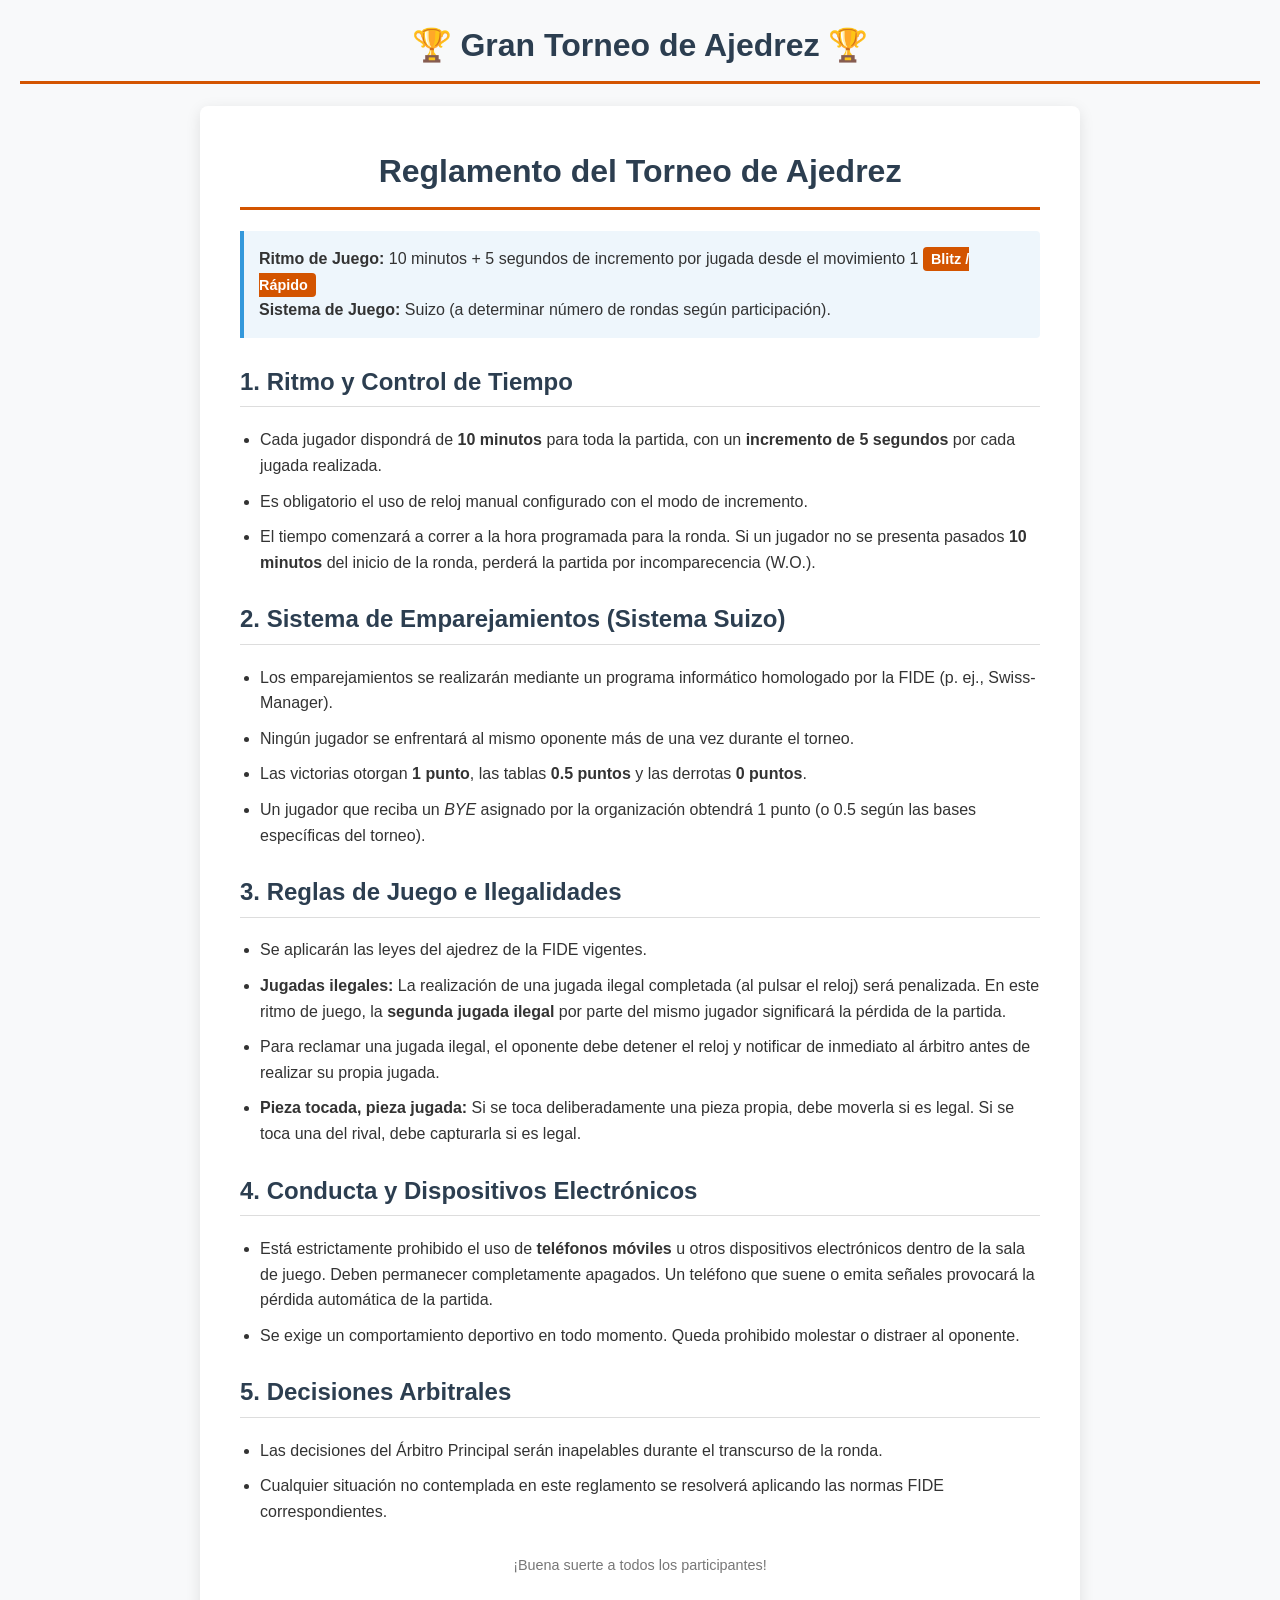
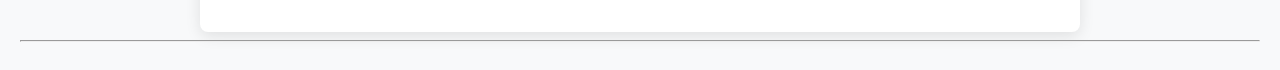
<file: Torneo/game.html>
<!DOCTYPE html>
<html lang="es">
<head>
    <meta charset="UTF-8">
    <title>reglas del torneo</title>
    <link rel="stylesheet" href="../styles.css">
</head>
<body>

    <h1>🏆 Gran Torneo de Ajedrez 🏆</h1>
    <html lang="es">
<head>
    <meta charset="UTF-8">
    <meta name="viewport" content="width=device-width, initial-scale=1.0">
    <title>Reglamento del Torneo de Ajedrez</title>
    <style>
        :root {
            --primary-color: #2c3e50;
            --accent-color: #d35400;
            --bg-color: #f8f9fa;
            --card-bg: #ffffff;
            --text-color: #333333;
        }

        body {
            font-family: 'Segoe UI', Tahoma, Geneva, Verdana, sans-serif;
            line-height: 1.6;
            background-color: var(--bg-color);
            color: var(--text-color);
            margin: 0;
            padding: 20px;
        }

        .container {
            max-width: 800px;
            margin: 0 auto;
            background: var(--card-bg);
            padding: 40px;
            border-radius: 8px;
            box-shadow: 0 4px 15px rgba(0,0,0,0.1);
        }

        h1 {
            color: var(--primary-color);
            text-align: center;
            border-bottom: 3px solid var(--accent-color);
            padding-bottom: 10px;
            margin-top: 0;
        }

        h2 {
            color: var(--primary-color);
            margin-top: 25px;
            border-bottom: 1px solid #ddd;
            padding-bottom: 5px;
        }

        .badge {
            background-color: var(--accent-color);
            color: white;
            padding: 4px 8px;
            border-radius: 4px;
            font-size: 0.9em;
            font-weight: bold;
        }

        ul {
            padding-left: 20px;
        }

        li {
            margin-bottom: 10px;
        }

        .highlight-box {
            background-color: #eef6fc;
            border-left: 4px solid #3498db;
            padding: 15px;
            margin: 20px 0;
            border-radius: 0 4px 4px 0;
        }

        footer {
            text-align: center;
            margin-top: 30px;
            font-size: 0.9em;
            color: #777;
        }
    </style>
</head>
<body>

<div class="container">
    <h1>Reglamento del Torneo de Ajedrez</h1>

    <div class="highlight-box">
        <strong>Ritmo de Juego:</strong> 10 minutos + 5 segundos de incremento por jugada desde el movimiento 1 <span class="badge">Blitz / Rápido</span><br>
        <strong>Sistema de Juego:</strong> Suizo (a determinar número de rondas según participación).
    </div>

    <h2>1. Ritmo y Control de Tiempo</h2>
    <ul>
        <li>Cada jugador dispondrá de <strong>10 minutos</strong> para toda la partida, con un <strong>incremento de 5 segundos</strong> por cada jugada realizada.</li>
        <li>Es obligatorio el uso de reloj manual configurado con el modo de incremento.</li>
        <li>El tiempo comenzará a correr a la hora programada para la ronda. Si un jugador no se presenta pasados <strong>10 minutos</strong> del inicio de la ronda, perderá la partida por incomparecencia (W.O.).</li>
    </ul>

    <h2>2. Sistema de Emparejamientos (Sistema Suizo)</h2>
    <ul>
        <li>Los emparejamientos se realizarán mediante un programa informático homologado por la FIDE (p. ej., Swiss-Manager).</li>
        <li>Ningún jugador se enfrentará al mismo oponente más de una vez durante el torneo.</li>
        <li>Las victorias otorgan <strong>1 punto</strong>, las tablas <strong>0.5 puntos</strong> y las derrotas <strong>0 puntos</strong>.</li>
        <li>Un jugador que reciba un <i>BYE</i> asignado por la organización obtendrá 1 punto (o 0.5 según las bases específicas del torneo).</li>
    </ul>

    <h2>3. Reglas de Juego e Ilegalidades</h2>
    <ul>
        <li>Se aplicarán las leyes del ajedrez de la FIDE vigentes.</li>
        <li><strong>Jugadas ilegales:</strong> La realización de una jugada ilegal completada (al pulsar el reloj) será penalizada. En este ritmo de juego, la <strong>segunda jugada ilegal</strong> por parte del mismo jugador significará la pérdida de la partida.</li>
        <li>Para reclamar una jugada ilegal, el oponente debe detener el reloj y notificar de inmediato al árbitro antes de realizar su propia jugada.</li>
        <li><strong>Pieza tocada, pieza jugada:</strong> Si se toca deliberadamente una pieza propia, debe moverla si es legal. Si se toca una del rival, debe capturarla si es legal.</li>
    </ul>

    <h2>4. Conducta y Dispositivos Electrónicos</h2>
    <ul>
        <li>Está estrictamente prohibido el uso de <strong>teléfonos móviles</strong> u otros dispositivos electrónicos dentro de la sala de juego. Deben permanecer completamente apagados. Un teléfono que suene o emita señales provocará la pérdida automática de la partida.</li>
        <li>Se exige un comportamiento deportivo en todo momento. Queda prohibido molestar o distraer al oponente.</li>
    </ul>

    <h2>5. Decisiones Arbitrales</h2>
    <ul>
        <li>Las decisiones del Árbitro Principal serán inapelables durante el transcurso de la ronda.</li>
        <li>Cualquier situación no contemplada en este reglamento se resolverá aplicando las normas FIDE correspondientes.</li>
    </ul>

    <footer>
        <p>¡Buena suerte a todos los participantes!</p>
    </footer>
</div>

</body>
</html>
    <hr>
</body>
</html>
</file>
<file: Game/styles.css>
/* ============================================
   ESTILOS DE NUESTRA PÁGINA (CSS)
   El CSS se encarga de los colores, tamaños y
   la forma en que se ve todo.
   ============================================ */

body 
{
  font-family: Arial, sans-serif;
  background-color: #f4f4f4;
  color: #333;
  margin: 20px;
}

h1 
{
  color: #2c3e50;
  text-align: center;
}

.info-box 
{
  background-color: #ffffff;
  padding: 15px;
  border-radius: 8px;
  box-shadow: 0 2px 4px rgba(0,0,0,0.1);
  margin-bottom: 20px;
}

table 
{
  width: 100%;
  border-collapse: collapse;
  margin-top: 10px;
  background-color: white;
}

th, td 
{
  border: 1px solid #ddd;
  padding: 10px;
  text-align: left;
}

th 
{
  background-color: #34495e;
  color: white;
}

tr:nth-child(even) 
{
  background-color: #f9f9f9;
}
</file>
<file: Game/game.css>
/* ============================================
   ESTILOS DEL JUEGO "LA EXPEDICIÓN DE EL DORADO"
   Este archivo se carga DESPUÉS de styles.css,
   así que aquí solo cambiamos lo que hace falta
   para darle el aire de selva y oro.
   ============================================ */

/* Colores del juego, guardados con nombre para
   poder reutilizarlos en todo el archivo */
:root
{
  --selva-oscura: #14301f;
  --selva: #1e4a30;
  --pergamino: #fdf6e3;
  --oro: #d4a017;
  --oro-claro: #f2c94c;
  --texto: #2c3e50;
}

body.jungla
{
  background-color: var(--selva-oscura);
  background-image:
    radial-gradient(circle at 20% 0%, rgba(46, 125, 80, 0.35), transparent 55%),
    radial-gradient(circle at 85% 15%, rgba(212, 160, 23, 0.18), transparent 50%);
  color: var(--pergamino);
  max-width: 1100px;
  margin: 20px auto;
  padding: 0 15px;
}

body.jungla h1
{
  color: var(--oro-claro);
  text-shadow: 0 2px 6px rgba(0, 0, 0, 0.6);
}

.subtitulo
{
  text-align: center;
  color: #cfe3d4;
  margin-top: -5px;
}

hr
{
  border: none;
  border-top: 1px solid rgba(212, 160, 23, 0.4);
}

/* Reaprovechamos la .info-box de styles.css,
   pero con el papel envejecido de un diario */
body.jungla .info-box
{
  background-color: var(--pergamino);
  color: var(--texto);
  border: 1px solid rgba(212, 160, 23, 0.6);
  box-shadow: 0 4px 10px rgba(0, 0, 0, 0.35);
}

body.jungla .info-box h2
{
  margin-top: 0;
  color: var(--selva);
  border-bottom: 2px solid var(--oro);
  padding-bottom: 6px;
}

.pista
{
  font-size: 13px;
  color: #6b6b5f;
}

/* ---------- Barra de recursos ---------- */

.barra-recursos
{
  display: flex;
  flex-wrap: wrap;
  gap: 10px;
  justify-content: space-around;
  text-align: center;
}

.recurso
{
  flex: 1 1 120px;
  padding: 8px;
  border-radius: 8px;
  background-color: rgba(212, 160, 23, 0.12);
}

.recurso-icono
{
  display: block;
  font-size: 22px;
}

.recurso-valor
{
  display: block;
  font-size: 24px;
  font-weight: bold;
  color: #8a6100;
}

.recurso-nombre
{
  font-size: 12px;
  text-transform: uppercase;
  letter-spacing: 1px;
  color: #6b6b5f;
}

/* ---------- Dos columnas ---------- */

.columnas
{
  display: flex;
  flex-wrap: wrap;
  gap: 20px;
  align-items: flex-start;
}

.columna
{
  flex: 1 1 340px;
  min-width: 300px;
}

/* ---------- El templo (botón principal) ---------- */

.zona-clic
{
  text-align: center;
}

.templo
{
  display: block;
  margin: 15px auto;
  width: 180px;
  height: 180px;
  border-radius: 50%;
  border: 4px solid var(--oro);
  background: radial-gradient(circle at 50% 35%, #2e7d4f, #14301f);
  cursor: pointer;
  transition: transform 0.08s ease, box-shadow 0.2s ease;
  box-shadow: 0 0 25px rgba(242, 201, 76, 0.35);
}

.templo:hover
{
  box-shadow: 0 0 40px rgba(242, 201, 76, 0.6);
}

/* Cuando se aprieta, el templo se hunde un poco */
.templo:active
{
  transform: scale(0.94);
}

.templo-icono
{
  font-size: 80px;
  line-height: 1;
}

.mensaje
{
  min-height: 22px;
  font-style: italic;
  color: var(--selva);
}

/* Número flotante que sube al hacer clic */
.oro-flotante
{
  position: absolute;
  font-weight: bold;
  color: var(--oro);
  text-shadow: 0 1px 2px rgba(0, 0, 0, 0.5);
  pointer-events: none;
  animation: subir 0.9s ease-out forwards;
}

@keyframes subir
{
  from { opacity: 1; transform: translateY(0); }
  to   { opacity: 0; transform: translateY(-60px); }
}

/* ---------- Barra de progreso ---------- */

.barra-progreso
{
  height: 22px;
  background-color: #e0d8c0;
  border-radius: 11px;
  overflow: hidden;
  border: 1px solid #c9bfa0;
}

.barra-progreso-relleno
{
  height: 100%;
  width: 0%;
  background: linear-gradient(90deg, var(--oro), var(--oro-claro));
  transition: width 0.3s ease;
}

/* ---------- Tarjetas de la tienda ---------- */

.item
{
  display: flex;
  align-items: center;
  gap: 12px;
  width: 100%;
  text-align: left;
  padding: 10px;
  margin-bottom: 8px;
  border: 1px solid #ddd;
  border-radius: 8px;
  background-color: #ffffff;
  cursor: pointer;
  font-family: inherit;
  font-size: 14px;
  color: var(--texto);
  transition: border-color 0.15s ease, background-color 0.15s ease;
}

.item:hover:not(:disabled)
{
  border-color: var(--oro);
  background-color: #fffaea;
}

/* Si no alcanza el oro, la tarjeta se ve apagada.
   Usamos una clase y NO el atributo "disabled": un botón
   deshabilitado a mitad de la pulsación se come el clic. */
.item.no-alcanza
{
  opacity: 0.55;
  filter: grayscale(60%);
}

.item.comprada
{
  border-color: #2e7d4f;
  background-color: #f0f7f0;
  cursor: default;
}

.item-icono
{
  font-size: 30px;
}

.item-texto
{
  flex: 1;
}

.item-nombre
{
  font-weight: bold;
  display: block;
}

.item-detalle
{
  font-size: 12px;
  color: #6b6b5f;
}

.item-precio
{
  font-weight: bold;
  color: #8a6100;
  white-space: nowrap;
}

.item-cantidad
{
  background-color: var(--selva);
  color: var(--pergamino);
  border-radius: 12px;
  padding: 2px 9px;
  font-size: 12px;
  font-weight: bold;
}

/* ---------- Diario de viaje ---------- */

.diario
{
  list-style: none;
  padding: 0;
  margin: 0;
  max-height: 180px;
  overflow-y: auto;
  font-size: 13px;
}

.diario li
{
  padding: 6px 8px;
  border-left: 3px solid var(--oro);
  margin-bottom: 5px;
  background-color: #f7f0da;
}

/* ---------- Botones de partida ---------- */

.acciones
{
  display: flex;
  gap: 10px;
  margin-bottom: 10px;
}

.codigo
{
  width: 100%;
  box-sizing: border-box;
  resize: vertical;
  font-family: monospace;
  font-size: 11px;
  padding: 8px;
  margin-bottom: 10px;
  border: 1px solid #c9bfa0;
  border-radius: 6px;
  background-color: #fffaea;
  color: var(--texto);
}

.boton-accion
{
  flex: 1;
  padding: 10px;
  border: none;
  border-radius: 6px;
  background-color: var(--selva);
  color: var(--pergamino);
  font-size: 14px;
  font-family: inherit;
  cursor: pointer;
}

.boton-accion:hover
{
  background-color: #2e7d4f;
}

.boton-accion.peligro
{
  background-color: #8a3324;
}

.boton-accion.peligro:hover
{
  background-color: #a8412e;
}
</file>
<file: styles.css>
/* ============================================
   ESTILOS DE NUESTRA PÁGINA (CSS)
   El CSS se encarga de los colores, tamaños y
   la forma en que se ve todo.
   ============================================ */

body 
{
  font-family: Arial, sans-serif;
  background-color: #f4f4f4;
  color: #333;
  margin: 20px;
}

h1 
{
  color: #2c3e50;
  text-align: center;
}

.info-box 
{
  background-color: #ffffff;
  padding: 15px;
  border-radius: 8px;
  box-shadow: 0 2px 4px rgba(0,0,0,0.1);
  margin-bottom: 20px;
}

table 
{
  width: 100%;
  border-collapse: collapse;
  margin-top: 10px;
  background-color: white;
}

th, td 
{
  border: 1px solid #ddd;
  padding: 10px;
  text-align: left;
}

th 
{
  background-color: #34495e;
  color: white;
}

tr:nth-child(even) 
{
  background-color: #f9f9f9;
}

.img-container 
{
  text-align: center;
  max-width: 200px;
  max-height: 200px;
  contain: content;
  left: 50%;
  position: relative;
  translate: -50%;
}

.img-container>img
{
  width: 100%;
  height: 100%;
}
</file>
